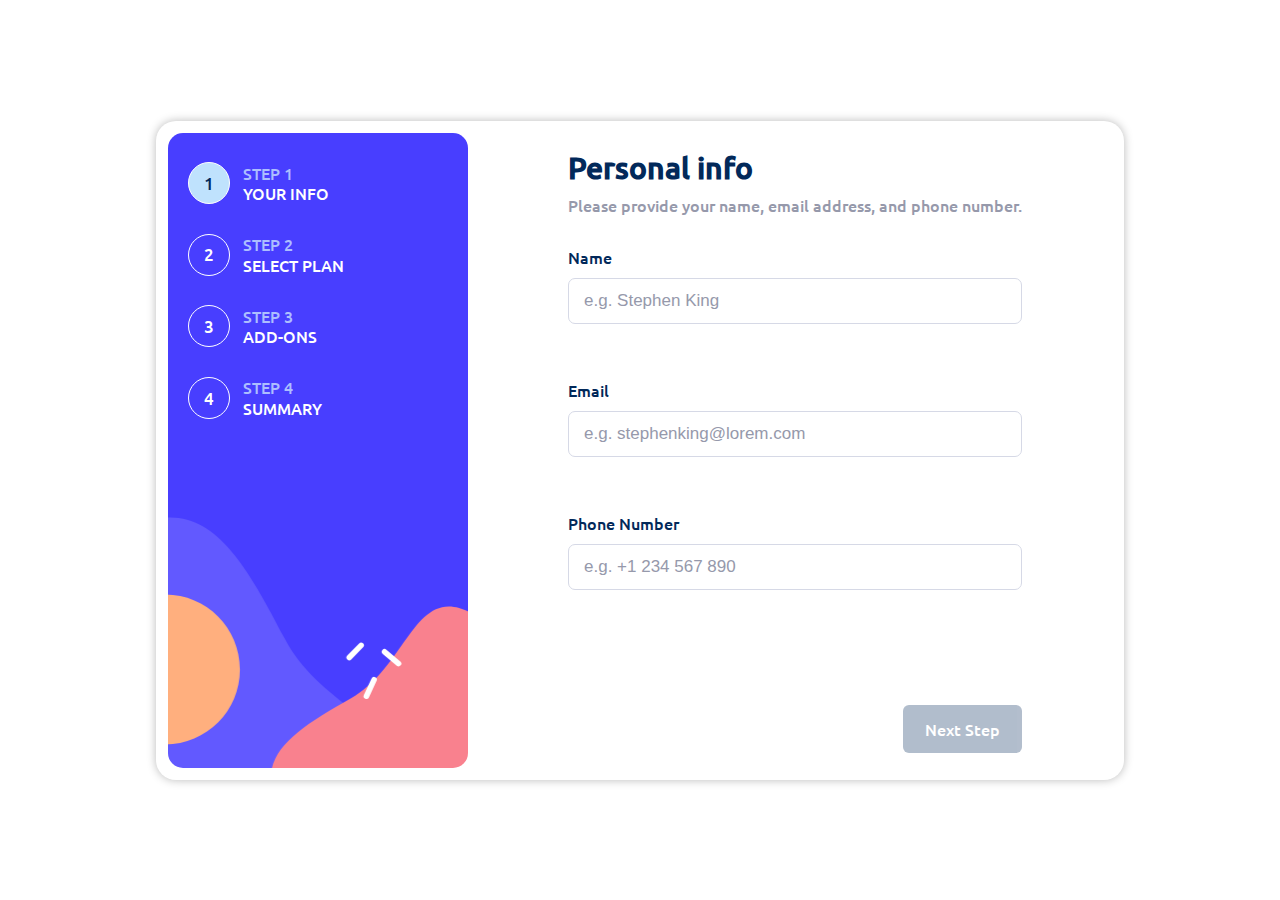
<file: index.html>
<!DOCTYPE html>
<html lang="en">
<head>
    <meta charset="UTF-8">
    <meta http-equiv="X-UA-Compatible" content="IE=edge">
    <meta name="viewport" content="width=device-width, initial-scale=1.0">
    <link rel="shortcut icon" href="images/favicon-32x32.png" type="image/x-icon">
    <title>Frontend Mentor | Multi-step form</title>
    <link rel="stylesheet" href="style/style.css">
    <script src="js/app.js" defer></script>
</head>
<body>
    <div class="container">
        <div class="steps-hidden">
            <ul class="hidden">
                <li class="active">1</li>
                <li>2</li>
                <li>3</li>
                <li>4</li>
            </ul>
        </div>
        <div class="main-box">
            <div class="steps-side">
                <div class="steps">
                    <ul>
                        <li class="one active">
                            <p class="st-num"><span>step 1</span><br>your info</p>
                        </li>
                        <li class="two">
                            <p class="st-num"><span>step 2</span><br>select plan</p>
                        </li>
                        <li class="three">
                            <p class="st-num"><span>step 3</span><br>add-ons</p>
                        </li>
                        <li class="four">
                            <p class="st-num"><span>step 4</span><br>summary</p>
                        </li>
                    </ul>
                </div>
            </div>
            <div class="form-side">
                <div class="side-heading">
                    <h1>Personal info</h1>
                    <p>Please provide your name, email address, and phone number.</p>
                </div>
                <form action="#" autocomplete="off">
                    <div class="inputs">
                        <div class="name-field fields">
                            <label for="name">name</label>
                            <input class="" id="name" type="text" placeholder="e.g. Stephen King">
                            <span class="error-message"></span>
                        </div>
                        <div class="email-field fields">
                            <label for="email" >email</label>
                            <input class="" id = 'email' type="text" placeholder="e.g. stephenking@lorem.com">
                            <span class="error-message"></span>
                        </div>
                        <div class="phone-field fields">
                            <label for="phone">phone number</label>
                            <input id="phone" type="text" placeholder="e.g. +1 234 567 890">
                            <span class="error-message"></span>
                        </div>
                    </div>
                    <div class="btn">
                        <button class="locked">next step</button>
                    </div>
                </form>
            </div>
        </div>
        <div class="btn2">
            <button class="locked">next step</button>
        </div>
    </div>
</body>
</html>
</file>
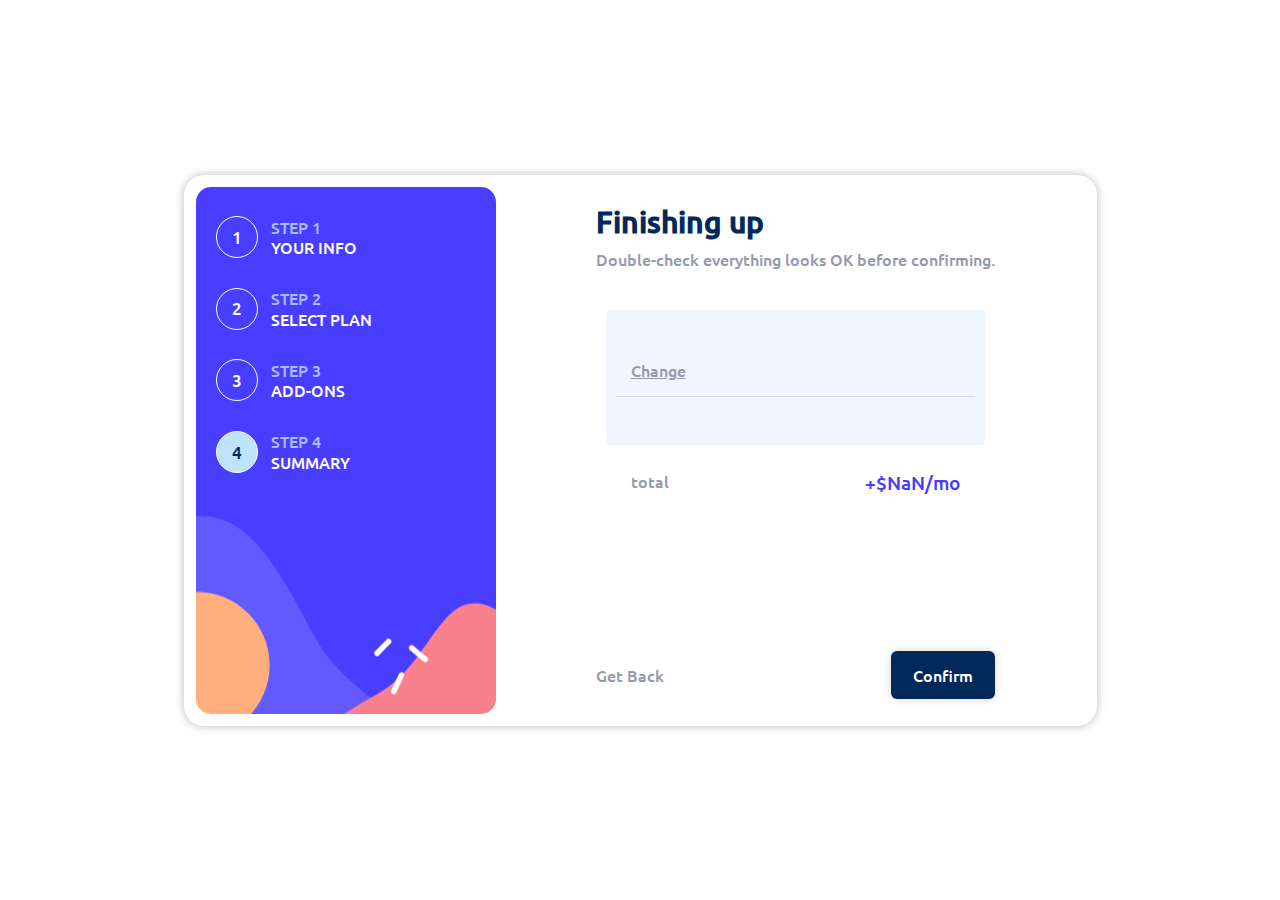
<file: pages/last.html>
<!DOCTYPE html>
<html lang="en">
<head>
    <meta charset="UTF-8">
    <meta http-equiv="X-UA-Compatible" content="IE=edge">
    <meta name="viewport" content="width=device-width, initial-scale=1.0">
    <link rel="shortcut icon" href="../images/favicon-32x32.png" type="image/x-icon">
    <title>Frontend Mentor | Multi-step form</title>
    <link rel="stylesheet" href="../style/style4.css">
    <script src="../js/app4.js" defer></script>
</head>
<body>
    <div class="container">
        <div class="steps-hidden">
            <ul class="hidden">
                <li>1</li>
                <li>2</li>
                <li>3</li>
                <li class="active">4</li>
            </ul>
        </div>
        <div class="main-box">
            <div class="steps-side">
                <div class="steps">
                    <ul>
                        <li class="one">
                            <p class="st-num"><span>step 1</span><br>your info</p>
                        </li>
                        <li class="two">
                            <p class="st-num"><span>step 2</span><br>select plan</p>
                        </li>
                        <li class="three">
                            <p class="st-num"><span>step 3</span><br>add-ons</p>
                        </li>
                        <li class="four active">
                            <p class="st-num"><span>step 4</span><br>summary</p>
                        </li>
                    </ul>
                </div>
            </div>
            <div class="checkout-side">
                <div class="side-heading">
                    <h1>Finishing up</h1>
                    <p> Double-check everything looks OK before confirming.</p>
                </div>
                <div class="hero">
                    <div class="checkout-box">
                        <div class="maths">
                            <div class="type-pack">
                                <p><span class="type">ddddd</span><br><a href="second.html">change</a></p>
                                <span class="checkout-price">ddd</span>
                            </div>
                            <div class="choosen-packs"></div>
                        </div>
                        <div class="result">
                            <p>total</p>
                            <span class="total-price">444</span>
                        </div>
                    </div>
                </div>
                <div class="btn">
                    <a href="third.html">Get Back</a>
                    <button>confirm</button>
                </div>
            </div>
        </div>
        <div class="btn2">
            <a href="third.html">Get Back</a>
            <button>confirm</button>
        </div>
    </div>
</body>
</html>
</file>
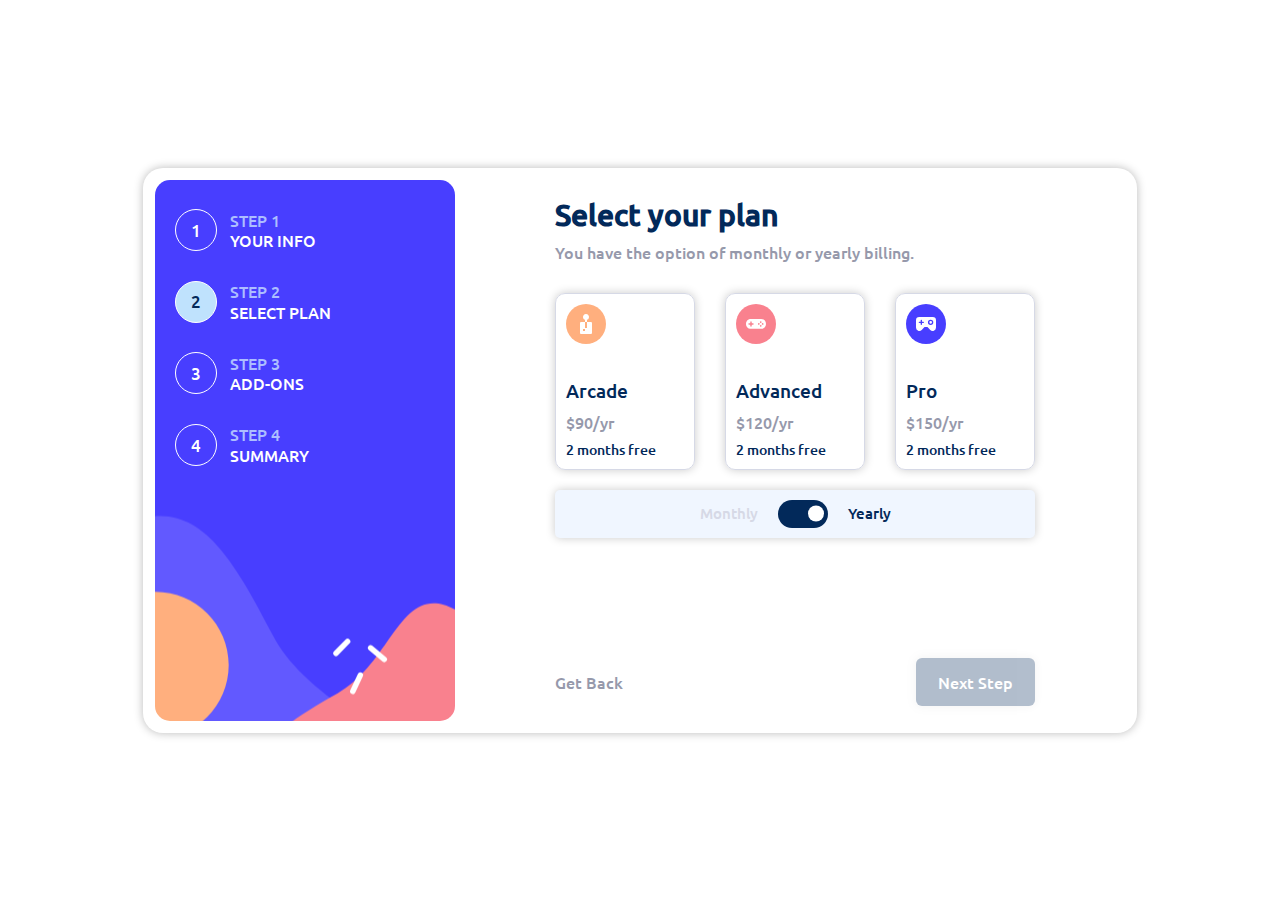
<file: pages/second.html>
<!DOCTYPE html>
<html lang="en">
<head>
    <meta charset="UTF-8">
    <meta http-equiv="X-UA-Compatible" content="IE=edge">
    <meta name="viewport" content="width=device-width, initial-scale=1.0">
    <link rel="shortcut icon" href="../images/favicon-32x32.png" type="image/x-icon">
    <title>Frontend Mentor | Multi-step form</title>
    <link rel="stylesheet" href="../style/style2.css">
    <script src="../js/app2.js" defer></script>
</head>
<body>
    <div class="container">
                <div class="steps-hidden">
            <ul class="hidden">
                <li >1</li>
                <li class="active">2</li>
                <li>3</li>
                <li>4</li>
            </ul>
        </div>
        <div class="main-box">
            <div class="steps-side">
                <div class="steps">
                    <ul>
                        <li class="one">
                            <p class="st-num"><span>step 1</span><br>your info</p>
                        </li>
                        <li class="two active">
                            <p class="st-num"><span>step 2</span><br>select plan</p>
                        </li>
                        <li class="three">
                            <p class="st-num"><span>step 3</span><br>add-ons</p>
                        </li>
                        <li class="four">
                            <p class="st-num"><span>step 4</span><br>summary</p>
                        </li>
                    </ul>
                </div>
            </div>
            <div class="selection-side">
                <div class="side-heading">
                    <h1>Select your plan</h1>
                    <p>You have the option of monthly or yearly billing.</p>
                </div>
                <div class="hero">
                    <div class="card-container">
                        <div class="cards card-one ">
                            <div class="img-container">
                                <img src="../images/icon-arcade.svg">
                            </div>
                            <div class="card-des">
                                <h3>arcade</h3>
                                <p class="price"> $90/yr </p>
                                <span class="yearlyPlan">2 months free</span>
                            </div>
                        </div>
                        <div class="cards card-two">
                            <div class="img-container">
                                <img src="../images/icon-advanced.svg">
                            </div>
                            <div class="card-des">
                                <h3>advanced</h3>
                                <p class="price"> $120/yr </p>
                                <span class="yearlyPlan">2 months free</span>
                            </div>
                        </div>
                        <div class="cards card-three">
                            <div class="img-container">
                                <img src="../images/icon-pro.svg">
                            </div>
                            <div class="card-des">
                                <h3>pro</h3>
                                <p class="price"> $150/yr </p>
                                <span class="yearlyPlan">2 months free</span>
                            </div>
                        </div>
                    </div>
                    <div class="toggler">
                        <p id="month">monthly</p>
                        <div class="switch">
                            <input type="checkbox" id="switcher">
                            <label for="switcher"></label>
                        </div>
                        <p id="year">yearly</p>
                    </div>
                </div>
                <div class="btn">
                    <a href="../index.html">Get Back</a>
                    <button class="locked">next step</button>
                </div>
            </div>
        </div>
        <div class="btn2">
            <a href="../index.html">Get Back</a>
            <button class="locked">next step</button>
        </div>
    </div>
</body>
</html>
</file>
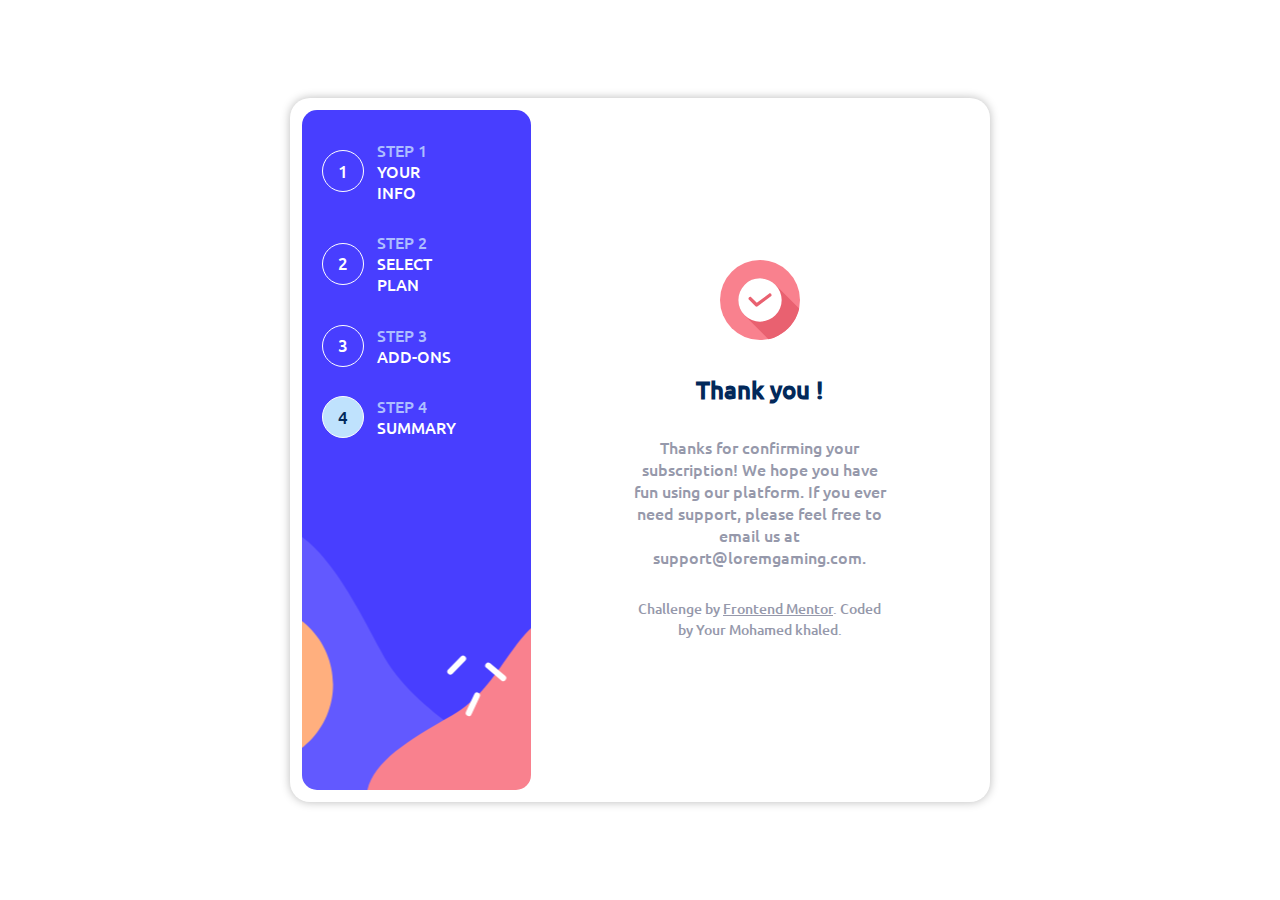
<file: pages/thanks.html>
<!DOCTYPE html>
<html lang="en">
<head>
    <meta charset="UTF-8">
    <meta http-equiv="X-UA-Compatible" content="IE=edge">
    <meta name="viewport" content="width=device-width, initial-scale=1.0">
    <link rel="shortcut icon" href="../images/favicon-32x32.png" type="image/x-icon">
    <title>Frontend Mentor | Multi-step form</title>
    <link rel="stylesheet" href="../style/style5.css">
    <script src="../js/app4.js" defer></script>
</head>
<body>
    <div class="container">
        <div class="steps-hidden">
            <ul class="hidden">
                <li>1</li>
                <li>2</li>
                <li>3</li>
                <li class="active">4</li>
            </ul>
        </div>
        <div class="main-box">
            <div class="steps-side">
                <div class="steps">
                    <ul>
                        <li class="one">
                            <p class="st-num"><span>step 1</span><br>your info</p>
                        </li>
                        <li class="two">
                            <p class="st-num"><span>step 2</span><br>select plan</p>
                        </li>
                        <li class="three">
                            <p class="st-num"><span>step 3</span><br>add-ons</p>
                        </li>
                        <li class="four active">
                            <p class="st-num"><span>step 4</span><br>summary</p>
                        </li>
                    </ul>
                </div>
            </div>
            <div class="thanks-side">
                <div class="img-div">
                    <img src="../images/icon-thank-you.svg">
                </div>
                <h2>Thank you !</h2>
                <p>Thanks for confirming your subscription! We hope you have fun using our platform. If you ever need support, please feel free to email us at support@loremgaming.com.</p>
                <p class="conc">Challenge by <a href="https://www.frontendmentor.io/home">Frontend Mentor</a>. Coded by Your Mohamed khaled. </p>
            </div>
        </div>
    </div>
</body>
</html>
</file>
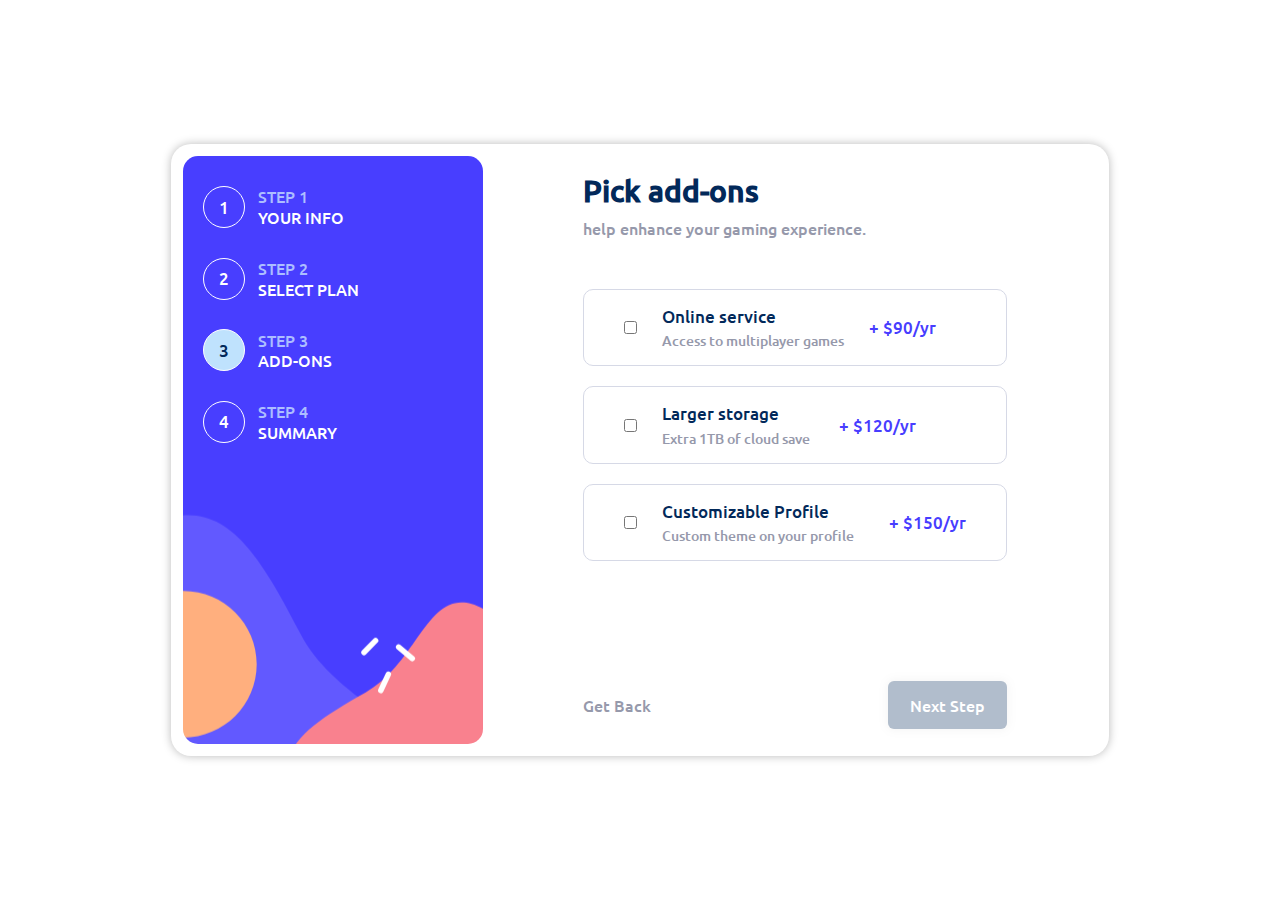
<file: pages/third.html>
<!DOCTYPE html>
<html lang="en">
<head>
    <meta charset="UTF-8">
    <meta http-equiv="X-UA-Compatible" content="IE=edge">
    <meta name="viewport" content="width=device-width, initial-scale=1.0">
    <link rel="shortcut icon" href="../images/favicon-32x32.png" type="image/x-icon">
    <title>Frontend Mentor | Multi-step form</title>
    <link rel="stylesheet" href="../style/style3.css">
    <script src="../js/app3.js" defer></script>
</head>
<body>
    <div class="container">
        <div class="steps-hidden">
            <ul class="hidden">
                <li>1</li>
                <li>2</li>
                <li class="active">3</li>
                <li>4</li>
            </ul>
        </div>
        <div class="main-box">
            <div class="steps-side">
                <div class="steps">
                    <ul>
                        <li class="one">
                            <p class="st-num"><span>step 1</span><br>your info</p>
                        </li>
                        <li class="two">
                            <p class="st-num"><span>step 2</span><br>select plan</p>
                        </li>
                        <li class="three active">
                            <p class="st-num"><span>step 3</span><br>add-ons</p>
                        </li>
                        <li class="four">
                            <p class="st-num"><span>step 4</span><br>summary</p>
                        </li>
                    </ul>
                </div>
            </div>
            <div class="selection-side">
                <div class="side-heading">
                    <h1>Pick add-ons</h1>
                    <p>help enhance your gaming experience.</p>
                </div>
                <div class="hero">
                    <div data-pr = "choosenPack1"  class="pack pack1">
                        <input type="checkbox" class="check" id="pack1">
                        <p><span data-name = "packName1" class="n">Online service</span><br><span class="v">Access to multiplayer games</span></p>
                        <span class="price">$2</span>
                    </div>
                    <div data-pr = "choosenPack2"  class="pack pack1">
                        <input type="checkbox" class="check" id="pack1">
                        <p><span data-name = "packName2" class="n">Larger storage</span><br><span class="v">Extra 1TB of cloud save</span></p>
                        <span class="price">$2</span>
                    </div>
                    <div data-pr = "choosenPack3"  class="pack pack1">
                        <input type="checkbox" class="check" id="pack1">
                        <p><span  data-name = "packName3" class="n">Customizable Profile</span><br><span class="v"> Custom theme on your profile </span></p>
                        <span class="price">$2</span>
                    </div>
                </div>
                <div class="btn">
                    <a href="second.html">Get Back</a>
                    <button class="locked">next step</button>
                </div>
            </div>
        </div>
        <div class="btn2">
            <a href="second.html">Get Back</a>
            <button class="locked">next step</button>
        </div>
    </div>
</body>
</html>
</file>
<file: style/style.css>
:root{
    
    /*=============Primary============= */
    --Marine-blue-- : rgb(2, 41, 90);
    --Purplish-blue-- : rgb(71, 61, 255);
    --Pastel-blue-- : rgb(173, 190, 255);
    --Light-blue-- : rgb(191, 226, 253);
    --Strawberry-red-- : rgb(237, 53, 72);

    /*=============Natural============= */
    --Cool-gray-- : rgb(150, 153, 171);
    --Light-gray-- : rgb(214, 217, 230);
    --Magnolia-- : rgb(240, 246, 255);
    --Alabaster-- : rgb(250, 251, 255);
    --White-- : rgb(255, 255, 255);
}

@font-face {
    font-family: 'Ubuntu';
    src: url('../fonts/Ubuntu-Bold.ttf') format('truetype');
}
@font-face {
    font-family: 'Ubuntu';
    src: url('../fonts/Ubuntu-Medium.ttf') format('truetype');
}
/* @font-face {
    font-family: 'Ubuntu';
    src: url('../fonts/Ubuntu-Regular.ttf') format('truetype');
} */

*{
    padding: 0;
    margin: 0;
    box-sizing: border-box;
}

body{
    font-family: 'Ubuntu';

}

.container{
    display: flex;
    justify-content: center;
    align-items: center;
    min-height: 100vh;
}

.main-box{
    display: flex;
    background-color: var(--White--);
    border-radius: 10px;
    box-shadow: 0px 0px 10px rgb(186, 186, 186);
    gap: 10px;
    border-radius: 20px;
    overflow: hidden;
    padding: 12px;
}

.form-side{
    flex: 1;
    background-color: var(--White--);
    display: flex;
    flex-direction: column;
    gap: 30px;
    padding: 15px 90px;
}


.form-side .side-heading h1{
    font-size: 30px;
    color: var(--Marine-blue--);
    margin-bottom: 7px;
}

.form-side .side-heading p{
    font-size: 1rem;
    font-weight: 300;
    color: var(--Cool-gray--);
}

.form-side .inputs{
    display: flex;
    flex-direction: column;
    gap: 30px;
}

.form-side .inputs .fields{
    display: flex;
    flex-direction: column;
    gap: 10px;
}

.form-side .inputs .fields label{
    color: var(--Marine-blue--);
    font-size: 1rem;
    font-weight: 500;
    text-transform: capitalize;
}

.form-side .inputs .fields input{
    padding: 13px 15px;
    border-radius: 7px;
    border: 1px solid var(--Light-gray--);
    font-size: 16px;
}

.form-side .inputs .fields input.wrong{
    border: 1px solid var(--Strawberry-red--);
}

.form-side .inputs .fields input.pass{
    border: 1.3px solid #54B435;
}

.form-side .inputs .fields input:focus{
    outline: none;
}

.form-side .inputs .fields input::placeholder{
    color: var(--Cool-gray--);
    font-weight: 500;
    font-size: 17px;
}

.form-side .btn{
    margin-top: 90px;
    display: flex;
    justify-content: flex-end;
}

.form-side button{
    font-family: inherit;
    background-color: var(--Marine-blue--);
    padding: 13px 22px;
    color: var(--White--);
    text-transform: capitalize;
    border: none;
    border-radius: 6px;
    font-size: 1rem;
    font-weight: 500;
    cursor: pointer;
    transition: all 0.5s ease-in-out;
}

.form-side button.unlocked:hover{
    background-color: rgba(2, 42, 90, 0.853);
}

.form-side button.unlocked:active{
    transform: scale(0.93);
}
.form-side button.locked{
    pointer-events: none;
    opacity: 0.3;
}

.form-side .inputs .fields{
    padding-bottom: 25px;
    position: relative;
}

.form-side .inputs .fields .error-message{
    position: absolute;
    left: 0;
    bottom : 0;
    color: var(--Cool-gray--);
    font-style: italic;
}


.steps-side{
    width: 300px;
    background-image: url('../images/bg-sidebar-desktop.svg');
    background-position: center;
    background-size: cover;
    background-repeat: no-repeat;
    border-radius: 15px;
    display: flex;
    align-items: flex-start;
    justify-content: flex-start;
}

.steps-side .steps{
    padding: 10px 55px;
}

.steps-side .steps ul{
    display: flex;
    flex-direction: column;
    gap: 30px;
    list-style: none;
    padding: 20px;
}

.steps-side .steps ul li{
    position: relative;
}

.steps-side .steps ul li::before{
    content: '1';
    height: 40px;
    width: 40px;
    border-radius: 50%;
    position: absolute;
    border: 0.5px solid var(--White--);
    left: -55px;
    top: 50%;
    transform: translateY(-50%);
    color: var(--White--);
    display: flex;
    justify-content: center;
    align-items: center;
    font-size: 17px;
    font-weight: 500;
}

.steps-side .steps ul li.two::before{
    content: '2';
}
.steps-side .steps ul li.three::before{
    content: '3';
}
.steps-side .steps ul li.four::before{
    content: '4';
}

.steps-side .steps ul li.active::before{
    background-color: var(--Light-blue--);
    color: var(--Marine-blue--);
}


.steps-side .steps ul p{
    color: var(--White--);
    text-transform: uppercase;
    font-size: 16px;
    font-weight: 400;
    line-height: 1.3;
    user-select: none;
}

.steps-side .steps ul p span{
    color: var(--Pastel-blue--);
    text-transform: uppercase;
}

.steps-hidden{
    position: absolute;
    background-image: url('../images/bg-sidebar-mobile.svg');
    background-repeat: no-repeat;
    background-size: cover;
    background-position: center;
    top: 0;
    left: 0;
    width: 100%;
    padding: 4rem;
    display: none;
}

.hidden{
    list-style: none;
    display: flex;
    justify-content: center;
    gap: 80px;

}

.hidden li{
    color: var(--White--);
    font-size: 30px;
    position: relative;
}

.hidden li::before{
    content: '';
    height: 50px;
    width: 50px;
    border-radius: 50%;
    border: 0.5px solid var(--White--);
    position: absolute;
    top: 50%;
    left: 50%;
    transform: translate(-50%, -50%);
    z-index: -1;
}

.hidden li.active{
    color: var(--Marine-blue--);
}

.hidden li.active::before{
    background-color: var(--Light-blue--);
}

.btn2{
    margin-top: 90px;
    display: flex;
    justify-content: space-between;
    background-color: var(--White--);
    width: 100%;
    padding: 20px;
    display: none;
}
@media (max-width : 900px){

    body{
        background-color: #eee;
    }
    .steps-hidden{
        display: block;
        z-index: -1;
        min-height: 30vh;
    }

    .main-box{
        display: flex;
        background-color: transparent;
        border-radius: 10px;
        box-shadow: none;
        gap: 10px;
        border-radius: 20px;
        overflow: visible;
        padding: 12px;
    }

    .form-side{
        display: flex;
        flex-direction: column;
        gap: 10px;
        padding: 35px 30px;
        border-radius: 15px;
    }

    .form-side .side-heading p{
        font-size: 1.3rem;
        font-weight: 300;
        color: var(--Cool-gray--);
    } 

    .form-side .inputs{
        display: flex;
        flex-direction: column;
        gap: 10px;
    }

    .form-side .btn{
        margin-top: 90px;
        display: flex;
        justify-content: flex-end;
        display: none;
    }


    .container{
        display: flex;
        justify-content: space-between;
        flex-direction: column;
        min-height: 100vh;
    }

    .btn2{
        margin-top: 90px;
        display: flex;
        justify-content: space-between;
        background-color: var(--White--);
        width: 100%;
        padding: 20px;

    }

    button{
        font-family: inherit;
        background-color: var(--Marine-blue--);
        padding: 13px 22px;
        color: var(--White--);
        text-transform: capitalize;
        border: none;
        border-radius: 6px;
        font-size: 1rem;
        font-weight: 500;
        cursor: pointer;
        transition: all 0.5s ease-in-out;
    }
    
    button.unlocked:hover{
        background-color: rgba(2, 42, 90, 0.853);
    }
    
    button.unlocked:active{
        transform: scale(0.93);
    }
    button.locked{
        pointer-events: none;
        opacity: 0.3;
    }

    .steps-side{
        display: none;
    }


    
.hidden{
    list-style: none;
    display: flex;
    justify-content: center;
    gap: 90px;

}

.hidden li{
    color: var(--White--);
    font-size: 33px;
    position: relative;
}

.hidden li::before{
    content: '';
    height: 70px;
    width: 70px;
    border-radius: 50%;
    border: 0.5px solid var(--White--);
    position: absolute;
    top: 50%;
    left: 50%;
    transform: translate(-50%, -50%);
    z-index: -1;
}
}
@media (max-width : 650px){

    body{
        background-color: #eee;
    }
    .steps-hidden{
        display: block;
        z-index: -1;
        min-height: 30vh;
    }

    .main-box{
        display: flex;
        background-color: transparent;
        border-radius: 10px;
        box-shadow: none;
        gap: 10px;
        border-radius: 20px;
        overflow: visible;
        padding: 12px;
    }

    .form-side{
        display: flex;
        flex-direction: column;
        gap: 10px;
        padding: 35px 30px;
        border-radius: 15px;
    }

    .form-side .side-heading p{
        font-size: 1.3rem;
        font-weight: 300;
        color: var(--Cool-gray--);
    } 

    .form-side .inputs{
        display: flex;
        flex-direction: column;
        gap: 10px;
    }

    .form-side .btn{
        margin-top: 90px;
        display: flex;
        justify-content: flex-end;
        display: none;
    }

    button{
        font-family: inherit;
        background-color: var(--Marine-blue--);
        padding: 13px 22px;
        color: var(--White--);
        text-transform: capitalize;
        border: none;
        border-radius: 6px;
        font-size: 1rem;
        font-weight: 500;
        cursor: pointer;
        transition: all 0.5s ease-in-out;
    }
    
    button.unlocked:hover{
        background-color: rgba(2, 42, 90, 0.853);
    }
    
    button.unlocked:active{
        transform: scale(0.93);
    }
    button.locked{
        pointer-events: none;
        opacity: 0.3;
    }

    .steps-side{
        display: none;
    }


    
.hidden{
    list-style: none;
    display: flex;
    justify-content: center;
    gap: 90px;

}

.hidden li{
    color: var(--White--);
    font-size: 33px;
    position: relative;
}

.hidden li::before{
    content: '';
    height: 70px;
    width: 70px;
    border-radius: 50%;
    border: 0.5px solid var(--White--);
    position: absolute;
    top: 50%;
    left: 50%;
    transform: translate(-50%, -50%);
    z-index: -1;
}
}
@media (max-width : 450px){

    body{
        background-color: #eee;
    }
    .steps-hidden{
        display: block;
        z-index: -1;
        min-height: 30vh;
    }

    .main-box{
        display: flex;
        background-color: transparent;
        border-radius: 10px;
        box-shadow: none;
        gap: 10px;
        border-radius: 20px;
        overflow: visible;
        padding: 12px;
    }

    .form-side{
        margin-top: 35%;
        display: flex;
        flex-direction: column;
        gap: 10px;
        padding: 35px 30px;
        border-radius: 15px;
    }

    .form-side .side-heading p{
        font-size: 1.3rem;
        font-weight: 300;
        color: var(--Cool-gray--);
    } 

    .form-side .inputs{
        display: flex;
        flex-direction: column;
        gap: 10px;
    }

    .form-side .btn{
        margin-top: 90px;
        display: flex;
        justify-content: flex-end;
        display: none;
    }

    .container{
        display: flex;
        justify-content: space-between;
        flex-direction: column;
        min-height: 100vh;
    }

    .btn2{
        margin-top: 90px;
        display: flex;
        justify-content: flex-end;
        background-color: var(--White--);
        width: 100%;
        padding: 20px;
    }

    button{
        font-family: inherit;
        background-color: var(--Marine-blue--);
        padding: 13px 22px;
        color: var(--White--);
        text-transform: capitalize;
        border: none;
        border-radius: 6px;
        font-size: 1rem;
        font-weight: 500;
        cursor: pointer;
        transition: all 0.5s ease-in-out;
    }
    
    button.unlocked:hover{
        background-color: rgba(2, 42, 90, 0.853);
    }
    
    button.unlocked:active{
        transform: scale(0.93);
    }
    button.locked{
        pointer-events: none;
        opacity: 0.3;
    }

    .steps-side{
        display: none;
    }
}
</file>
<file: style/style4.css>
:root{
    
    /*=============Primary============= */
    --Marine-blue-- : rgb(2, 41, 90);
    --Purplish-blue-- : rgb(71, 61, 255);
    --Pastel-blue-- : rgb(173, 190, 255);
    --Light-blue-- : rgb(191, 226, 253);
    --Strawberry-red-- : rgb(237, 53, 72);

    /*=============Natural============= */
    --Cool-gray-- : rgb(150, 153, 171);
    --Light-gray-- : rgb(214, 217, 230);
    --Magnolia-- : rgb(240, 246, 255);
    --Alabaster-- : rgb(250, 251, 255);
    --White-- : rgb(255, 255, 255);
}

@font-face {
    font-family: 'Ubuntu';
    src: url('../fonts/Ubuntu-Bold.ttf') format('truetype');
}
@font-face {
    font-family: 'Ubuntu';
    src: url('../fonts/Ubuntu-Medium.ttf') format('truetype');
}
/* @font-face {
    font-family: 'Ubuntu';
    src: url('../fonts/Ubuntu-Regular.ttf') format('truetype');
} */


*{
    padding: 0;
    margin: 0;
    box-sizing: border-box;
}

body{
    font-family: 'Ubuntu', sans-serif;
}

.container{
    display: flex;
    justify-content: center;
    align-items: center;
    min-height: 100vh;
}

.main-box{
    display: flex;
    background-color: var(--White--);
    border-radius: 10px;
    box-shadow: 0px 0px 10px rgb(186, 186, 186);
    gap: 10px;
    border-radius: 20px;
    overflow: hidden;
    padding: 12px;
    transition: all 0.4s ease-in-out;
}

.checkout-side{
    flex: 1;
    background-color: var(--White--);
    display: flex;
    flex-direction: column;
    gap: 30px;
    padding: 15px 90px;
}


.checkout-side .side-heading h1{
    font-size: 30px;
    color: var(--Marine-blue--);
    margin-bottom: 7px;
}

.checkout-side .side-heading p{
    font-size: 1rem;
    font-weight: 100;
    color: var(--Cool-gray--);
}

.checkout-side .hero{
    display: flex;
    flex-direction: column;
    gap: 20px;
}

.checkout-side .checkout-box{
    background-color: var(--White--);
    padding: 10px;
}

.checkout-side .checkout-box .maths{
    background-color: var(--Magnolia--);
    padding: 10px;
    border-radius: 4px;
    display: flex;
    flex-direction: column;
    gap: 8px;
}

.checkout-side .checkout-box .maths .type-pack{
    border-bottom: 1px solid var(--Light-gray--);
    display: flex;
    justify-content: space-between;
    align-items: center;
    padding: 15px;
}

.checkout-side .checkout-box .maths .type-pack .type{
    color: var(--Marine-blue--);
    font-size: 18px;
}

.checkout-side .checkout-box .maths .type-pack .checkout-price{
    color: var(--Marine-blue--);
    font-size: 18px;
    font-weight: 600;
}

.checkout-side .checkout-box .maths .type-pack a{
    color: var(--Cool-gray--);
    text-transform: capitalize;
    margin-top: 2px;
}

.checkout-side .checkout-box .maths .choosen-packs{
    display: flex;
    flex-direction: column;
    padding: 10px;
    gap: 15px;
    padding: 15px;
}
.checkout-side .checkout-box .maths .choosen-packs .one{
    display: flex;
    justify-content: space-between;
    align-items: center;
}

.checkout-side .checkout-box .maths .choosen-packs .one p{
    color: var(--Cool-gray--);
}

.checkout-side .checkout-box .maths .choosen-packs .one span{
    color: var(--Marine-blue--);
}

.checkout-side .checkout-box .result{
    display: flex;
    justify-content: space-between;
    padding: 25px;
}

.checkout-side .checkout-box .result span{
    color: var(--Purplish-blue--);
    font-size: 19px;
}
.checkout-side .checkout-box .result p{
    color: var(--Cool-gray--);
}



.checkout-side .btn{
    margin-top: 90px;
    display: flex;
    justify-content: space-between;
    align-items: center;
}

.checkout-side .btn button{
    font-family: inherit;
    background-color: var(--Marine-blue--);
    padding: 13px 22px;
    color: var(--White--);
    text-transform: capitalize;
    border: none;
    border-radius: 6px;
    font-size: 1rem;
    font-weight: 500;
    cursor: pointer;
    transition: all 0.5s ease-in-out;
    box-shadow: 0px 0px 10px rgb(214, 214, 214);
}

.checkout-side button:hover{
    background-color: rgba(2, 42, 90, 0.853);
}


.checkout-side button:active{
    transform: scale(0.93);
}


.checkout-side .btn a{
    text-decoration: none;
    color: var(--Cool-gray--);
}



.steps-side{
    width: 300px;
    background-image: url('../images/bg-sidebar-desktop.svg');
    background-position: center;
    background-size: cover;
    background-repeat: no-repeat;
    border-radius: 15px;
    display: flex;
    align-items: flex-start;
    justify-content: flex-start;
}

.steps-side .steps{
    padding: 10px 55px;
}

.steps-side .steps ul{
    display: flex;
    flex-direction: column;
    gap: 30px;
    list-style: none;
    padding: 20px;
}

.steps-side .steps ul li{
    position: relative;
}

.steps-side .steps ul li::before{
    content: '1';
    height: 40px;
    width: 40px;
    border-radius: 50%;
    position: absolute;
    border: 0.5px solid var(--White--);
    left: -55px;
    top: 50%;
    transform: translateY(-50%);
    color: var(--White--);
    display: flex;
    justify-content: center;
    align-items: center;
    font-size: 17px;
    font-weight: 500;
}

.steps-side .steps ul li.two::before{
    content: '2';
}
.steps-side .steps ul li.three::before{
    content: '3';
}
.steps-side .steps ul li.four::before{
    content: '4';
}

.steps-side .steps ul li.active::before{
    background-color: var(--Light-blue--);
    color: var(--Marine-blue--);
}


.steps-side .steps ul p{
    color: var(--White--);
    text-transform: uppercase;
    font-size: 16px;
    font-weight: 400;
    line-height: 1.3;
    user-select: none;
}

.steps-side .steps ul p span{
    color: var(--Pastel-blue--);
    text-transform: uppercase;
}

.steps-hidden{
    position: absolute;
    background-image: url('../images/bg-sidebar-mobile.svg');
    background-repeat: no-repeat;
    background-size: cover;
    background-position: center;
    top: 0;
    left: 0;
    width: 100%;
    padding: 4rem;
    display: none;
}

.hidden{
    list-style: none;
    display: flex;
    justify-content: center;
    gap: 80px;

}

.hidden li{
    color: var(--White--);
    font-size: 30px;
    position: relative;
}

.hidden li::before{
    content: '';
    height: 50px;
    width: 50px;
    border-radius: 50%;
    border: 0.5px solid var(--White--);
    position: absolute;
    top: 50%;
    left: 50%;
    transform: translate(-50%, -50%);
    z-index: -1;
}

.hidden li.active{
    color: var(--Marine-blue--);
}

.hidden li.active::before{
    background-color: var(--Light-blue--);
}

.btn2 {
    margin-top: 90px;
    display: flex;
    justify-content: space-between;
    background-color: var(--White--);
    width: 100%;
    padding: 20px;
    display: none;
}


.btn2 a{
    text-decoration: none;
    color: var(--Cool-gray--);
}

@media (max-width : 900px){
    
    
    body{
        background-color: #eee;
    }
    .steps-hidden{
        display: block;
        z-index: -1;
        min-height: 30vh;
    }

    .main-box{
        display: flex;
        background-color: transparent;
        border-radius: 10px;
        box-shadow: none;
        gap: 10px;
        border-radius: 20px;
        overflow: visible;
        padding: 12px;
    }
    
    .checkout-side{
        margin-top: 30%;
        display: flex;
        flex-direction: column;
        gap: 60px;
        padding: 55px 30px;
        border-radius: 15px;
    }

    .checkout-side .side-heading p{
        font-size: 1.3rem;
        font-weight: 300;
        color: var(--Cool-gray--);
    } 
    
    .checkout-side .hero{
        display: flex;
        flex-direction: column;
        gap: 70px;
    }
    
    .checkout-side .btn{
        margin-top: 90px;
        display: flex;
        justify-content: flex-end;
        display: none;
    }

    .container{
        display: flex;
        justify-content: space-between;
        flex-direction: column;
        min-height: 100vh;
    }
    
    .btn2{
        margin-top: 90px;
        display: flex;
        justify-content: space-between;
        align-items: center;
        background-color: var(--White--);
        width: 100%;
        padding: 20px 50px;
    }
    
    button{
        font-family: inherit;
        background-color: var(--Marine-blue--);
        padding: 13px 22px;
        color: var(--White--);
        text-transform: capitalize;
        border: none;
        border-radius: 6px;
        font-size: 1rem;
        font-weight: 500;
        cursor: pointer;
        transition: all 0.5s ease-in-out;
    }
    
    button.unlocked:hover{
        background-color: rgba(2, 42, 90, 0.853);
    }
    
    button.unlocked:active{
        transform: scale(0.93);
    }
    button.locked{
        pointer-events: none;
        opacity: 0.3;
    }
    
    .steps-side{
        display: none;
    }
    

    
    .hidden{
    list-style: none;
    display: flex;
    justify-content: center;
    gap: 90px;
    
}

.hidden li{
    color: var(--White--);
    font-size: 33px;
    position: relative;
}

.hidden li::before{
    content: '';
    height: 70px;
    width: 70px;
    border-radius: 50%;
    border: 0.5px solid var(--White--);
    position: absolute;
    top: 50%;
    left: 50%;
    transform: translate(-50%, -50%);
    z-index: -1;
}

.checkout-side .btn{
    margin-top: 90px;
    display: none;
    justify-content: space-between;
    align-items: center;
}
}
@media (max-width : 650px){

    body{
        background-color: #eee;
    }
    .steps-hidden{
        display: block;
        z-index: -1;
        min-height: 30vh;
    }

    .main-box{
        display: flex;
        background-color: transparent;
        border-radius: 10px;
        box-shadow: none;
        gap: 10px;
        border-radius: 20px;
        overflow: visible;
        padding: 12px;
    }

    .checkout-side{
        display: flex;
        flex-direction: column;
        gap: 10px;
        padding: 35px 30px;
        border-radius: 15px;
    }
    
    .checkout-side .side-heading p{
        font-size: 1.3rem;
        font-weight: 300;
        color: var(--Cool-gray--);
        margin-bottom: 20px;
    } 
    

    .checkout-side .btn{
        margin-top: 90px;
        display: flex;
        justify-content: flex-end;
        display: none;
    }

    button{
        font-family: inherit;
        background-color: var(--Marine-blue--);
        padding: 13px 22px;
        color: var(--White--);
        text-transform: capitalize;
        border: none;
        border-radius: 6px;
        font-size: 1rem;
        font-weight: 500;
        cursor: pointer;
        transition: all 0.5s ease-in-out;
    }
    
    button.unlocked:hover{
        background-color: rgba(2, 42, 90, 0.853);
    }
    
    button.unlocked:active{
        transform: scale(0.93);
    }
    button.locked{
        pointer-events: none;
        opacity: 0.3;
    }

    .steps-side{
        display: none;
    }


    
.hidden{
    list-style: none;
    display: flex;
    justify-content: center;
    gap: 90px;

}

.hidden li{
    color: var(--White--);
    font-size: 33px;
    position: relative;
}

.hidden li::before{
    content: '';
    height: 70px;
    width: 70px;
    border-radius: 50%;
    border: 0.5px solid var(--White--);
    position: absolute;
    top: 50%;
    left: 50%;
    transform: translate(-50%, -50%);
    z-index: -1;
}
}
@media (max-width : 450px){

    body{
        background-color: #eee;
    }
    .steps-hidden{
        display: block;
        z-index: -1;
        min-height: 30vh;
    }

    .main-box{
        display: flex;
        background-color: transparent;
        border-radius: 10px;
        box-shadow: none;
        gap: 10px;
        border-radius: 20px;
        overflow: visible;
        padding: 12px;
    }

    .checkout-side{
        margin-top: 40%;
        display: flex;
        flex-direction: column;
        gap: 10px;
        padding: 35px 30px;
        border-radius: 15px;
    }

    .checkout-side .side-heading p{
        font-size: 1.3rem;
        font-weight: 300;
        color: var(--Cool-gray--);
    } 

    .checkout-side .btn{
        margin-top: 90px;
        display: flex;
        justify-content: flex-end;
        display: none;
    }

    .container{
        display: flex;
        justify-content: space-between;
        flex-direction: column;
        min-height: 100vh;
    }

    .btn2{
        margin-top: 90px;
        display: flex;
        justify-content: space-between;
        background-color: var(--White--);
        width: 100%;
        padding: 20px;
    }

    button{
        font-family: inherit;
        background-color: var(--Marine-blue--);
        padding: 13px 22px;
        color: var(--White--);
        text-transform: capitalize;
        border: none;
        border-radius: 6px;
        font-size: 1rem;
        font-weight: 500;
        cursor: pointer;
        transition: all 0.5s ease-in-out;
    }
    
    button.unlocked:hover{
        background-color: rgba(2, 42, 90, 0.853);
    }
    
    button.unlocked:active{
        transform: scale(0.93);
    }
    button.locked{
        pointer-events: none;
        opacity: 0.3;
    }

    .steps-side{
        display: none;
    }


    .hidden{
        list-style: none;
        display: flex;
        justify-content: center;
        gap: 90px;
    
    }
    
    .hidden li{
        color: var(--White--);
        font-size: 30px;
        position: relative;
    }
    
    .hidden li::before{
        content: '';
        height: 50px;
        width: 50px;
        border-radius: 50%;
        border: 0.5px solid var(--White--);
        position: absolute;
        top: 50%;
        left: 50%;
        transform: translate(-50%, -50%);
        z-index: -1;
    }
}
</file>
<file: style/style2.css>
:root{
    
    /*=============Primary============= */
    --Marine-blue-- : rgb(2, 41, 90);
    --Purplish-blue-- : rgb(71, 61, 255);
    --Pastel-blue-- : rgb(173, 190, 255);
    --Light-blue-- : rgb(191, 226, 253);
    --Strawberry-red-- : rgb(237, 53, 72);

    /*=============Natural============= */
    --Cool-gray-- : rgb(150, 153, 171);
    --Light-gray-- : rgb(214, 217, 230);
    --Magnolia-- : rgb(240, 246, 255);
    --Alabaster-- : rgb(250, 251, 255);
    --White-- : rgb(255, 255, 255);
}

@font-face {
    font-family: 'Ubuntu';
    src: url('../fonts/Ubuntu-Bold.ttf') format('truetype');
}
@font-face {
    font-family: 'Ubuntu';
    src: url('../fonts/Ubuntu-Medium.ttf') format('truetype');
}
/* @font-face {
    font-family: 'Ubuntu';
    src: url('../fonts/Ubuntu-Regular.ttf') format('truetype');
} */


*{
    padding: 0;
    margin: 0;
    box-sizing: border-box;
}

body{
    font-family: 'Ubuntu', sans-serif;
}

.container{
    display: flex;
    justify-content: center;
    align-items: center;
    min-height: 100vh;
}

.main-box{
    display: flex;
    background-color: var(--White--);
    border-radius: 10px;
    box-shadow: 0px 0px 10px rgb(186, 186, 186);
    gap: 10px;
    border-radius: 20px;
    overflow: hidden;
    padding: 12px;
    transition: all 0.4s ease-in-out;
}

.selection-side{
    flex: 1;
    background-color: var(--White--);
    display: flex;
    flex-direction: column;
    gap: 30px;
    padding: 15px 90px;
}


.selection-side .side-heading h1{
    font-size: 30px;
    color: var(--Marine-blue--);
    margin-bottom: 7px;
}

.selection-side .side-heading p{
    font-size: 1rem;
    font-weight: 100;
    color: var(--Cool-gray--);
}

.selection-side .hero{
    display: flex;
    flex-direction: column;
    gap: 20px;
}

.selection-side .hero .card-container{
    display: flex;
    justify-content: space-between;
    gap: 30px;
}

.selection-side .hero .card-container .cards{
    display: flex;
    flex-direction: column;
    gap: 30px;
    border: 1px solid var(--Light-gray--);
    border-radius: 10px;
    padding: 10px;
    min-width: 140px;
    cursor: pointer;
    box-shadow: 0px 0px 10px rgb(202, 202, 202);
}

.selection-side .hero .card-container .cards.choose{
    background-color: var(--Light-blue--);
    border: 1px solid var(--Purplish-blue--);
}

.selection-side .hero .card-container .cards .card-des{
    display: flex;
    flex-direction: column;
    gap: 7px;
}

.selection-side .hero .card-container .cards .card-des h3{
    color: var(--Marine-blue--);
    text-transform: capitalize;
    font-weight: normal;
}

.selection-side .hero .card-container .cards .card-des .price{
    color: var(--Cool-gray--);
}

.selection-side .hero .card-container .cards .card-des .yearlyPlan{
    color: var(--Marine-blue--);
    font-size: 14px;
    height: 100%;
}

.selection-side .hero .card-container .cards .card-des span.disable{
    display: none;
}


.selection-side .hero .toggler{
    display: flex;
    justify-content: center;
    gap: 20px;
    background-color: var(--Magnolia--);
    padding: 13px;
    border-radius: 5px;
    box-shadow: 0px 0px 10px rgb(202, 202, 202);
}
.selection-side .hero .toggler p{
    text-transform: capitalize;
    color: var(--Light-gray--);
    font-size: 15px;
    font-weight: 500;
}

.selection-side .hero .toggler p.choosen{
    text-transform: capitalize;
    color: var(--Marine-blue--);
}

.selection-side .hero .toggler .switch label{
    background-color: var(--Marine-blue--);
    padding: 3px 25px;
    border-radius: 15px;
    position: relative;
    cursor: pointer;
}

.selection-side .hero .toggler .switch label::before{
    content: '';
    position: absolute;
    width: 16px;
    height: 16px;
    border-radius: 200px;
    background-color: #fff;
    top: 50%;
    transform: translateY(-53.13%);
    left: 30px;
    transition: all 0.4s;
}

.selection-side .hero .toggler .switch #switcher:checked + label::before{
    top: 50%;
    transform: translateY(-53.13%);
    left: 3px;
}


.selection-side .hero .toggler .switch #switcher{
    display: none;
}


.selection-side .btn{
    margin-top: 90px;
    display: flex;
    justify-content: space-between;
    align-items: center;
}

.selection-side .btn button{
    font-family: inherit;
    background-color: var(--Marine-blue--);
    padding: 13px 22px;
    color: var(--White--);
    text-transform: capitalize;
    border: none;
    border-radius: 6px;
    font-size: 1rem;
    font-weight: 500;
    cursor: pointer;
    transition: all 0.5s ease-in-out;
    box-shadow: 0px 0px 10px rgb(214, 214, 214);
}

.selection-side button.unlocked:hover{
    background-color: rgba(2, 42, 90, 0.853);
}

.selection-side button.unlocked:active{
    transform: scale(0.93);
}
.selection-side button.locked{
    pointer-events: none;
    opacity: 0.3;
}

.selection-side button:active{
    transform: scale(0.93);
}


.selection-side .btn a{
    text-decoration: none;
    color: var(--Cool-gray--);
}



.steps-side{
    width: 300px;
    background-image: url('../images/bg-sidebar-desktop.svg');
    background-position: center;
    background-size: cover;
    background-repeat: no-repeat;
    border-radius: 15px;
    display: flex;
    align-items: flex-start;
    justify-content: flex-start;
}

.steps-side .steps{
    padding: 10px 55px;
}

.steps-side .steps ul{
    display: flex;
    flex-direction: column;
    gap: 30px;
    list-style: none;
    padding: 20px;
}

.steps-side .steps ul li{
    position: relative;
}

.steps-side .steps ul li::before{
    content: '1';
    height: 40px;
    width: 40px;
    border-radius: 50%;
    position: absolute;
    border: 0.5px solid var(--White--);
    left: -55px;
    top: 50%;
    transform: translateY(-50%);
    color: var(--White--);
    display: flex;
    justify-content: center;
    align-items: center;
    font-size: 17px;
    font-weight: 500;
}

.steps-side .steps ul li.two::before{
    content: '2';
}
.steps-side .steps ul li.three::before{
    content: '3';
}
.steps-side .steps ul li.four::before{
    content: '4';
}

.steps-side .steps ul li.active::before{
    background-color: var(--Light-blue--);
    color: var(--Marine-blue--);
}


.steps-side .steps ul p{
    color: var(--White--);
    text-transform: uppercase;
    font-size: 16px;
    font-weight: 400;
    line-height: 1.3;
    user-select: none;
}

.steps-side .steps ul p span{
    color: var(--Pastel-blue--);
    text-transform: uppercase;
}

.steps-hidden{
    position: absolute;
    background-image: url('../images/bg-sidebar-mobile.svg');
    background-repeat: no-repeat;
    background-size: cover;
    background-position: center;
    top: 0;
    left: 0;
    width: 100%;
    padding: 4rem;
    display: none;
}

.hidden{
    list-style: none;
    display: flex;
    justify-content: center;
    gap: 80px;

}

.hidden li{
    color: var(--White--);
    font-size: 30px;
    position: relative;
}

.hidden li::before{
    content: '';
    height: 50px;
    width: 50px;
    border-radius: 50%;
    border: 0.5px solid var(--White--);
    position: absolute;
    top: 50%;
    left: 50%;
    transform: translate(-50%, -50%);
    z-index: -1;
}

.hidden li.active{
    color: var(--Marine-blue--);
}

.hidden li.active::before{
    background-color: var(--Light-blue--);
}

.btn2 {
    margin-top: 90px;
    display: flex;
    justify-content: space-between;
    background-color: var(--White--);
    width: 100%;
    padding: 20px;
    display: none;
}


.btn2 a{
    text-decoration: none;
    color: var(--Cool-gray--);
}

@media (max-width : 900px){
    
    
    body{
        background-color: #eee;
    }
    .steps-hidden{
        display: block;
        z-index: -1;
        min-height: 30vh;
    }

    .main-box{
        display: flex;
        background-color: transparent;
        border-radius: 10px;
        box-shadow: none;
        gap: 10px;
        border-radius: 20px;
        overflow: visible;
        padding: 12px;
    }
    
    .selection-side{
        margin-top: 30%;
        display: flex;
        flex-direction: column;
        gap: 30px;
        padding: 55px 30px;
        border-radius: 15px;
    }

    .selection-side .side-heading p{
        font-size: 1.3rem;
        font-weight: 300;
        color: var(--Cool-gray--);
    } 
    
    .selection-side .hero{
        
        display: flex;
        flex-direction: column;
        gap: 70px;
    }
    
    .selection-side .btn{
        margin-top: 90px;
        display: flex;
        justify-content: flex-end;
        display: none;
    }

    .container{
        display: flex;
        justify-content: space-between;
        flex-direction: column;
        min-height: 100vh;
    }
    
    .btn2{
        margin-top: 90px;
        display: flex;
        justify-content: space-between;
        align-items: center;
        background-color: var(--White--);
        width: 100%;
        padding: 20px 50px;
    }
    
    button{
        font-family: inherit;
        background-color: var(--Marine-blue--);
        padding: 13px 22px;
        color: var(--White--);
        text-transform: capitalize;
        border: none;
        border-radius: 6px;
        font-size: 1rem;
        font-weight: 500;
        cursor: pointer;
        transition: all 0.5s ease-in-out;
    }
    
    button.unlocked:hover{
        background-color: rgba(2, 42, 90, 0.853);
    }
    
    button.unlocked:active{
        transform: scale(0.93);
    }
    button.locked{
        pointer-events: none;
        opacity: 0.3;
    }
    
    .steps-side{
        display: none;
    }
    

    
    .hidden{
    list-style: none;
    display: flex;
    justify-content: center;
    gap: 90px;
    
}

.hidden li{
    color: var(--White--);
    font-size: 33px;
    position: relative;
}

.hidden li::before{
    content: '';
    height: 70px;
    width: 70px;
    border-radius: 50%;
    border: 0.5px solid var(--White--);
    position: absolute;
    top: 50%;
    left: 50%;
    transform: translate(-50%, -50%);
    z-index: -1;
}

.selection-side .btn{
    margin-top: 90px;
    display: none;
    justify-content: space-between;
    align-items: center;
}
}
@media (max-width : 650px){

    body{
        background-color: #eee;
    }
    .steps-hidden{
        display: block;
        z-index: -1;
        min-height: 30vh;
    }

    .main-box{
        display: flex;
        background-color: transparent;
        border-radius: 10px;
        box-shadow: none;
        gap: 10px;
        border-radius: 20px;
        overflow: visible;
        padding: 12px;
    }

    .selection-side{
        display: flex;
        flex-direction: column;
        gap: 10px;
        padding: 35px 30px;
        border-radius: 15px;
    }
    
    .selection-side .side-heading p{
        font-size: 1.3rem;
        font-weight: 300;
        color: var(--Cool-gray--);
        margin-bottom: 20px;
    } 
    
    .selection-side .hero .card-container{
        display: flex;
        justify-content: space-between;
        flex-direction: column;
        gap: 35px;
    }

    .selection-side .hero .card-container .cards{
        flex-direction: row;
    }
    .selection-side .btn{
        margin-top: 90px;
        display: flex;
        justify-content: flex-end;
        display: none;
    }

    button{
        font-family: inherit;
        background-color: var(--Marine-blue--);
        padding: 13px 22px;
        color: var(--White--);
        text-transform: capitalize;
        border: none;
        border-radius: 6px;
        font-size: 1rem;
        font-weight: 500;
        cursor: pointer;
        transition: all 0.5s ease-in-out;
    }
    
    button.unlocked:hover{
        background-color: rgba(2, 42, 90, 0.853);
    }
    
    button.unlocked:active{
        transform: scale(0.93);
    }
    button.locked{
        pointer-events: none;
        opacity: 0.3;
    }

    .steps-side{
        display: none;
    }


    
.hidden{
    list-style: none;
    display: flex;
    justify-content: center;
    gap: 90px;

}

.hidden li{
    color: var(--White--);
    font-size: 33px;
    position: relative;
}

.hidden li::before{
    content: '';
    height: 70px;
    width: 70px;
    border-radius: 50%;
    border: 0.5px solid var(--White--);
    position: absolute;
    top: 50%;
    left: 50%;
    transform: translate(-50%, -50%);
    z-index: -1;
}
}
@media (max-width : 450px){

    body{
        background-color: #eee;
    }
    .steps-hidden{
        display: block;
        z-index: -1;
        min-height: 30vh;
    }

    .main-box{
        display: flex;
        background-color: transparent;
        border-radius: 10px;
        box-shadow: none;
        gap: 10px;
        border-radius: 20px;
        overflow: visible;
        padding: 12px;
    }

    .selection-side{
        margin-top: 40%;
        display: flex;
        flex-direction: column;
        gap: 10px;
        padding: 35px 30px;
        border-radius: 15px;
    }

    .selection-side .side-heading p{
        font-size: 1.3rem;
        font-weight: 300;
        color: var(--Cool-gray--);
    } 

    .selection-side .btn{
        margin-top: 90px;
        display: flex;
        justify-content: flex-end;
        display: none;
    }

    .container{
        display: flex;
        flex-direction: column;
        justify-content: space-between;
        min-height: 100vh;
    }



    .btn2{
        margin-top: 90px;
        display: flex;
        justify-content: space-between;
        background-color: var(--White--);
        width: 100%;
        padding: 20px;
    }

    button{
        font-family: inherit;
        background-color: var(--Marine-blue--);
        padding: 13px 22px;
        color: var(--White--);
        text-transform: capitalize;
        border: none;
        border-radius: 6px;
        font-size: 1rem;
        font-weight: 500;
        cursor: pointer;
        transition: all 0.5s ease-in-out;
    }
    
    button.unlocked:hover{
        background-color: rgba(2, 42, 90, 0.853);
    }
    
    button.unlocked:active{
        transform: scale(0.93);
    }
    button.locked{
        pointer-events: none;
        opacity: 0.3;
    }

    .steps-side{
        display: none;
    }


    .hidden{
        list-style: none;
        display: flex;
        justify-content: center;
        gap: 70px;
    
    }
    
    .hidden li{
        color: var(--White--);
        font-size: 30px;
        position: relative;
    }
    
    .hidden li::before{
        content: '';
        height: 50px;
        width: 50px;
        border-radius: 50%;
        border: 0.5px solid var(--White--);
        position: absolute;
        top: 50%;
        left: 50%;
        transform: translate(-50%, -50%);
        z-index: -1;
    }
}
</file>
<file: style/style5.css>
:root{
    
    /*=============Primary============= */
    --Marine-blue-- : rgb(2, 41, 90);
    --Purplish-blue-- : rgb(71, 61, 255);
    --Pastel-blue-- : rgb(173, 190, 255);
    --Light-blue-- : rgb(191, 226, 253);
    --Strawberry-red-- : rgb(237, 53, 72);

    /*=============Natural============= */
    --Cool-gray-- : rgb(150, 153, 171);
    --Light-gray-- : rgb(214, 217, 230);
    --Magnolia-- : rgb(240, 246, 255);
    --Alabaster-- : rgb(250, 251, 255);
    --White-- : rgb(255, 255, 255);
}

@font-face {
    font-family: 'Ubuntu';
    src: url('../fonts/Ubuntu-Bold.ttf') format('truetype');
}
@font-face {
    font-family: 'Ubuntu';
    src: url('../fonts/Ubuntu-Medium.ttf') format('truetype');
}
/* @font-face {
    font-family: 'Ubuntu';
    src: url('../fonts/Ubuntu-Regular.ttf') format('truetype');
} */


*{
    padding: 0;
    margin: 0;
    box-sizing: border-box;
}

body{
    font-family: 'Ubuntu', sans-serif;
}

.container{
    display: flex;
    justify-content: center;
    align-items: center;
    min-height: 100vh;
}

.main-box{
    display: flex;
    background-color: var(--White--);
    border-radius: 10px;
    box-shadow: 0px 0px 10px rgb(186, 186, 186);
    gap: 10px;
    border-radius: 20px;
    overflow: hidden;
    padding: 12px;
    transition: all 0.4s ease-in-out;
    margin: 0 290px;
}

.thanks-side{
    background-color: var(--White--);
    display: flex;
    flex-direction: column;
    justify-content: center;
    align-items: center;
    text-align: center;
    gap: 30px;
    padding: 150px 90px;
}

.thanks-side h2{
    color: var(--Marine-blue--);
}
.thanks-side p{
    color: var(--Cool-gray--);
}

.thanks-side p.conc{
    font-size: 14px;
    line-height: 1.5;
}

.thanks-side p.conc a{
    color: var(--Cool-gray--);
}




.steps-side{
    width: 300px;
    background-image: url('../images/bg-sidebar-desktop.svg');
    background-position: center;
    background-size: cover;
    background-repeat: no-repeat;
    border-radius: 15px;
    display: flex;
    align-items: flex-start;
    justify-content: flex-start;
}

.steps-side .steps{
    padding: 10px 55px;
}

.steps-side .steps ul{
    display: flex;
    flex-direction: column;
    gap: 30px;
    list-style: none;
    padding: 20px;
}

.steps-side .steps ul li{
    position: relative;
}

.steps-side .steps ul li::before{
    content: '1';
    height: 40px;
    width: 40px;
    border-radius: 50%;
    position: absolute;
    border: 0.5px solid var(--White--);
    left: -55px;
    top: 50%;
    transform: translateY(-50%);
    color: var(--White--);
    display: flex;
    justify-content: center;
    align-items: center;
    font-size: 17px;
    font-weight: 500;
}

.steps-side .steps ul li.two::before{
    content: '2';
}
.steps-side .steps ul li.three::before{
    content: '3';
}
.steps-side .steps ul li.four::before{
    content: '4';
}

.steps-side .steps ul li.active::before{
    background-color: var(--Light-blue--);
    color: var(--Marine-blue--);
}


.steps-side .steps ul p{
    color: var(--White--);
    text-transform: uppercase;
    font-size: 16px;
    font-weight: 400;
    line-height: 1.3;
    user-select: none;
}

.steps-side .steps ul p span{
    color: var(--Pastel-blue--);
    text-transform: uppercase;
}

.steps-hidden{
    position: absolute;
    background-image: url('../images/bg-sidebar-mobile.svg');
    background-repeat: no-repeat;
    background-size: cover;
    background-position: center;
    top: 0;
    left: 0;
    width: 100%;
    padding: 4rem;
    display: none;
}

.hidden{
    list-style: none;
    display: flex;
    justify-content: center;
    gap: 80px;

}

.hidden li{
    color: var(--White--);
    font-size: 30px;
    position: relative;
}

.hidden li::before{
    content: '';
    height: 50px;
    width: 50px;
    border-radius: 50%;
    border: 0.5px solid var(--White--);
    position: absolute;
    top: 50%;
    left: 50%;
    transform: translate(-50%, -50%);
    z-index: -1;
}

.hidden li.active{
    color: var(--Marine-blue--);
}

.hidden li.active::before{
    background-color: var(--Light-blue--);
}

.btn2 {
    margin-top: 90px;
    display: flex;
    justify-content: space-between;
    position: absolute;
    bottom: 0;
    left: 0;
    background-color: var(--White--);
    width: 100%;
    padding: 20px;
    display: none;
}


.btn2 a{
    text-decoration: none;
    color: var(--Cool-gray--);
}

@media (max-width : 900px){
    
    
    body{
        background-color: #eee;
    }
    .steps-hidden{
        display: block;
        z-index: -1;
        min-height: 30vh;
    }

    .main-box{
        display: flex;
        background-color: transparent;
        border-radius: 10px;
        box-shadow: none;
        gap: 10px;
        border-radius: 20px;
        overflow: visible;
        padding: 12px;
    }
    
    .thanks-side{
        display: flex;
        flex-direction: column;
        gap: 60px;
        padding: 50px 40px;
        border-radius: 15px;
    }

    .thanks-side p{
        font-size: 1.2rem;
        font-weight: 300;
        color: var(--Cool-gray--);
        line-height: 1.3;
        min-width: 350px;
    } 
    
    .tahnks-side .hero{
        display: flex;
        flex-direction: column;
        gap: 30px;
    }

    .steps-side{
        display: none;
    }
    

    
    .hidden{
    list-style: none;
    display: flex;
    justify-content: center;
    gap: 90px;
    
}

.hidden li{
    color: var(--White--);
    font-size: 33px;
    position: relative;
}

.hidden li::before{
    content: '';
    height: 70px;
    width: 70px;
    border-radius: 50%;
    border: 0.5px solid var(--White--);
    position: absolute;
    top: 50%;
    left: 50%;
    transform: translate(-50%, -50%);
    z-index: -1;
}
}


@media (max-width : 650px){

    body{
        background-color: #eee;
    }
    .steps-hidden{
        display: block;
        z-index: -1;
        min-height: 30vh;
    }

    .main-box{
        display: flex;
        background-color: transparent;
        border-radius: 10px;
        box-shadow: none;
        gap: 10px;
        border-radius: 20px;
        overflow: visible;
        padding: 12px;
    }

    .thanks-side{
        display: flex;
        flex-direction: column;
        gap: 40px;
        padding: 35px 30px;
        border-radius: 15px;
        margin-top: -20%;
    }
    
    .thanks-side p{
        font-size: 1rem;
        font-weight: 300;
        color: var(--Cool-gray--);
        margin-bottom: 20px;
        line-height: 1.8;
    } 
    


    .steps-side{
        display: none;
    }


    
.hidden{
    list-style: none;
    display: flex;
    justify-content: center;
    gap: 90px;

}

.hidden li{
    color: var(--White--);
    font-size: 33px;
    position: relative;
}

.hidden li::before{
    content: '';
    height: 70px;
    width: 70px;
    border-radius: 50%;
    border: 0.5px solid var(--White--);
    position: absolute;
    top: 50%;
    left: 50%;
    transform: translate(-50%, -50%);
    z-index: -1;
}
}
@media (max-width : 450px){

    body{
        background-color: #eee;
    }
    .steps-hidden{
        display: block;
        z-index: -1;
        min-height: 30vh;
    }

    .main-box{
        display: flex;
        background-color: transparent;
        border-radius: 10px;
        box-shadow: none;
        gap: 10px;
        border-radius: 20px;
        overflow: visible;
        padding: 12px;
    }

    .thanks-side{
        margin-top: 15%;
        display: flex;
        flex-direction: column;
        gap: 70px;
        padding: 35px 30px;
        border-radius: 15px;
    }

    .thanks-side  p{
        font-size: 1rem;
        font-weight: 300;
        color: var(--Cool-gray--);
        line-height: 1.5;
    } 


    .steps-side{
        display: none;
    }


    .hidden{
        list-style: none;
        display: flex;
        justify-content: center;
        gap: 90px;
    
    }
    
    .hidden li{
        color: var(--White--);
        font-size: 30px;
        position: relative;
    }
    
    .hidden li::before{
        content: '';
        height: 50px;
        width: 50px;
        border-radius: 50%;
        border: 0.5px solid var(--White--);
        position: absolute;
        top: 50%;
        left: 50%;
        transform: translate(-50%, -50%);
        z-index: -1;
    }
}
</file>
<file: style/style3.css>
:root{
    
    /*=============Primary============= */
    --Marine-blue-- : rgb(2, 41, 90);
    --Purplish-blue-- : rgb(71, 61, 255);
    --Pastel-blue-- : rgb(173, 190, 255);
    --Light-blue-- : rgb(191, 226, 253);
    --Strawberry-red-- : rgb(237, 53, 72);

    /*=============Natural============= */
    --Cool-gray-- : rgb(150, 153, 171);
    --Light-gray-- : rgb(214, 217, 230);
    --Magnolia-- : rgb(240, 246, 255);
    --Alabaster-- : rgb(250, 251, 255);
    --White-- : rgb(255, 255, 255);
}

@font-face {
    font-family: 'Ubuntu';
    src: url('../fonts/Ubuntu-Bold.ttf') format('truetype');
}
@font-face {
    font-family: 'Ubuntu';
    src: url('../fonts/Ubuntu-Medium.ttf') format('truetype');
}
/* @font-face {
    font-family: 'Ubuntu';
    src: url('../fonts/Ubuntu-Regular.ttf') format('truetype');
} */


*{
    padding: 0;
    margin: 0;
    box-sizing: border-box;
}

body{
    font-family: 'Ubuntu', sans-serif;
}

.container{
    display: flex;
    justify-content: center;
    align-items: center;
    min-height: 100vh;
}

.main-box{
    display: flex;
    background-color: var(--White--);
    border-radius: 10px;
    box-shadow: 0px 0px 10px rgb(186, 186, 186);
    gap: 10px;
    border-radius: 20px;
    overflow: hidden;
    padding: 12px;
    transition: all 0.4s ease-in-out;
}

.selection-side{
    flex: 1;
    background-color: var(--White--);
    display: flex;
    flex-direction: column;
    gap: 30px;
    padding: 15px 90px;
}


.selection-side .side-heading h1{
    font-size: 30px;
    color: var(--Marine-blue--);
    margin-bottom: 7px;
}

.selection-side .side-heading p{
    font-size: 1rem;
    font-weight: 100;
    color: var(--Cool-gray--);
}

.selection-side .hero {
    margin-top: 20px;
    display: flex;
    flex-direction: column;
    gap: 20px;
}

.selection-side .hero .pack{
    display: flex;
    align-items: center;
    gap: 25px;
    background-color: var(--White--);
    border: 1px solid var(--Light-gray--);
    border-radius: 10px;
    padding: 15px 40px;
    user-select: none;
    cursor: pointer;
}
.selection-side .hero .pack.choose{
    background-color: var(--Light-blue--);
    border: 1px solid var(--Purplish-blue--);
}



.selection-side .hero .pack p .n{
    color: var(--Marine-blue--);
    margin-right: 35px;
    line-height: 1.3;
    pointer-events: none;
}

.selection-side .hero .pack p .v{
    color: var(--Cool-gray--);
    font-size: 14px;
}

.selection-side .hero .pack span{
    color: var(--Purplish-blue--);
    font-size: 17px;
}



.selection-side .btn{
    margin-top: 90px;
    display: flex;
    justify-content: space-between;
    align-items: center;
}

.selection-side .btn button{
    font-family: inherit;
    background-color: var(--Marine-blue--);
    padding: 13px 22px;
    color: var(--White--);
    text-transform: capitalize;
    border: none;
    border-radius: 6px;
    font-size: 1rem;
    font-weight: 500;
    cursor: pointer;
    transition: all 0.5s ease-in-out;
    box-shadow: 0px 0px 10px rgb(214, 214, 214);
}

.selection-side button.unlocked:hover{
    background-color: rgba(2, 42, 90, 0.853);
}

.selection-side button.unlocked:active{
    transform: scale(0.93);
}
.selection-side button.locked{
    pointer-events: none;
    opacity: 0.3;
}

.selection-side button:active{
    transform: scale(0.93);
}


.selection-side .btn a{
    text-decoration: none;
    color: var(--Cool-gray--);
}



.steps-side{
    width: 300px;
    background-image: url('../images/bg-sidebar-desktop.svg');
    background-position: center;
    background-size: cover;
    background-repeat: no-repeat;
    border-radius: 15px;
    display: flex;
    align-items: flex-start;
    justify-content: flex-start;
}

.steps-side .steps{
    padding: 10px 55px;
}

.steps-side .steps ul{
    display: flex;
    flex-direction: column;
    gap: 30px;
    list-style: none;
    padding: 20px;
}

.steps-side .steps ul li{
    position: relative;
}

.steps-side .steps ul li::before{
    content: '1';
    height: 40px;
    width: 40px;
    border-radius: 50%;
    position: absolute;
    border: 0.5px solid var(--White--);
    left: -55px;
    top: 50%;
    transform: translateY(-50%);
    color: var(--White--);
    display: flex;
    justify-content: center;
    align-items: center;
    font-size: 17px;
    font-weight: 500;
}

.steps-side .steps ul li.two::before{
    content: '2';
}
.steps-side .steps ul li.three::before{
    content: '3';
}
.steps-side .steps ul li.four::before{
    content: '4';
}

.steps-side .steps ul li.active::before{
    background-color: var(--Light-blue--);
    color: var(--Marine-blue--);
}


.steps-side .steps ul p{
    color: var(--White--);
    text-transform: uppercase;
    font-size: 16px;
    font-weight: 400;
    line-height: 1.3;
    user-select: none;
}

.steps-side .steps ul p span{
    color: var(--Pastel-blue--);
    text-transform: uppercase;
}


.steps-hidden{
    position: absolute;
    background-image: url('../images/bg-sidebar-mobile.svg');
    background-repeat: no-repeat;
    background-size: cover;
    background-position: center;
    top: 0;
    left: 0;
    width: 100%;
    padding: 4rem;
    display: none;
}

.hidden{
    list-style: none;
    display: flex;
    justify-content: center;
    gap: 80px;

}

.hidden li{
    color: var(--White--);
    font-size: 30px;
    position: relative;
}

.hidden li::before{
    content: '';
    height: 50px;
    width: 50px;
    border-radius: 50%;
    border: 0.5px solid var(--White--);
    position: absolute;
    top: 50%;
    left: 50%;
    transform: translate(-50%, -50%);
    z-index: -1;
}

.hidden li.active{
    color: var(--Marine-blue--);
}

.hidden li.active::before{
    background-color: var(--Light-blue--);
}

.btn2 {
    margin-top: 90px;
    display: flex;
    justify-content: space-between;
    background-color: var(--White--);
    width: 100%;
    padding: 20px;
    display: none;
}


.btn2 a{
    text-decoration: none;
    color: var(--Cool-gray--);
}

@media (max-width : 900px){
    
    
    body{
        background-color: #eee;
    }
    .steps-hidden{
        display: block;
        z-index: -1;
        min-height: 30vh;
    }

    .main-box{
        display: flex;
        background-color: transparent;
        border-radius: 10px;
        box-shadow: none;
        gap: 10px;
        border-radius: 20px;
        overflow: visible;
        padding: 12px;
    }
    
    .selection-side{
        margin-top: 30%;
        display: flex;
        flex-direction: column;
        gap: 30px;
        padding: 55px 30px;
        border-radius: 15px;
    }

    .selection-side .side-heading p{
        font-size: 1.3rem;
        font-weight: 300;
        color: var(--Cool-gray--);
    } 
    
    .selection-side .hero{
        display: flex;
        flex-direction: column;
        gap: 50px;
    }
    
    .selection-side .btn{
        margin-top: 90px;
        display: flex;
        justify-content: flex-end;
        display: none;
    }

    .container{
        display: flex;
        justify-content: space-between;
        flex-direction: column;
        min-height: 100vh;
    }
    
    .btn2{
        margin-top: 90px;
        display: flex;
        justify-content: space-between;
        align-items: center;
        background-color: var(--White--);
        width: 100%;
        padding: 20px 50px;
    }
    
    button{
        font-family: inherit;
        background-color: var(--Marine-blue--);
        padding: 13px 22px;
        color: var(--White--);
        text-transform: capitalize;
        border: none;
        border-radius: 6px;
        font-size: 1rem;
        font-weight: 500;
        cursor: pointer;
        transition: all 0.5s ease-in-out;
    }
    
    button.unlocked:hover{
        background-color: rgba(2, 42, 90, 0.853);
    }
    
    button.unlocked:active{
        transform: scale(0.93);
    }
    button.locked{
        pointer-events: none;
        opacity: 0.3;
    }
    
    .steps-side{
        display: none;
    }
    

    
    .hidden{
    list-style: none;
    display: flex;
    justify-content: center;
    gap: 90px;
    
}

.hidden li{
    color: var(--White--);
    font-size: 33px;
    position: relative;
}

.hidden li::before{
    content: '';
    height: 70px;
    width: 70px;
    border-radius: 50%;
    border: 0.5px solid var(--White--);
    position: absolute;
    top: 50%;
    left: 50%;
    transform: translate(-50%, -50%);
    z-index: -1;
}

.selection-side .btn{
    margin-top: 90px;
    display: none;
    justify-content: space-between;
    align-items: center;
}
}
@media (max-width : 650px){

    body{
        background-color: #eee;
    }
    .steps-hidden{
        display: block;
        z-index: -1;
        min-height: 30vh;
    }

    .main-box{
        display: flex;
        background-color: transparent;
        border-radius: 10px;
        box-shadow: none;
        gap: 10px;
        border-radius: 20px;
        overflow: visible;
        padding: 12px;
    }

    .selection-side{
        display: flex;
        flex-direction: column;
        gap: 10px;
        padding: 35px 30px;
        border-radius: 15px;
    }
    
    .selection-side .side-heading p{
        font-size: 1.3rem;
        font-weight: 300;
        color: var(--Cool-gray--);
        margin-bottom: 20px;
    } 
    

    .selection-side .btn{
        margin-top: 90px;
        display: flex;
        justify-content: flex-end;
        display: none;
    }

    button{
        font-family: inherit;
        background-color: var(--Marine-blue--);
        padding: 13px 22px;
        color: var(--White--);
        text-transform: capitalize;
        border: none;
        border-radius: 6px;
        font-size: 1rem;
        font-weight: 500;
        cursor: pointer;
        transition: all 0.5s ease-in-out;
    }
    
    button.unlocked:hover{
        background-color: rgba(2, 42, 90, 0.853);
    }
    
    button.unlocked:active{
        transform: scale(0.93);
    }
    button.locked{
        pointer-events: none;
        opacity: 0.3;
    }

    .steps-side{
        display: none;
    }


    
.hidden{
    list-style: none;
    display: flex;
    justify-content: center;
    gap: 90px;

}

.hidden li{
    color: var(--White--);
    font-size: 33px;
    position: relative;
}

.hidden li::before{
    content: '';
    height: 70px;
    width: 70px;
    border-radius: 50%;
    border: 0.5px solid var(--White--);
    position: absolute;
    top: 50%;
    left: 50%;
    transform: translate(-50%, -50%);
    z-index: -1;
}
}
@media (max-width : 450px){

    body{
        background-color: #eee;
    }
    .steps-hidden{
        display: block;
        z-index: -1;
        min-height: 30vh;
    }

    .main-box{
        display: flex;
        background-color: transparent;
        border-radius: 10px;
        box-shadow: none;
        gap: 10px;
        border-radius: 20px;
        overflow: visible;
        padding: 12px;
    }

    .selection-side{
        margin-top: 40%;
        display: flex;
        flex-direction: column;
        gap: 10px;
        padding: 35px 30px;
        border-radius: 15px;
    }

    .selection-side .side-heading p{
        font-size: 1.3rem;
        font-weight: 300;
        color: var(--Cool-gray--);
    } 

    .selection-side .btn{
        margin-top: 90px;
        display: flex;
        justify-content: flex-end;
        display: none;
    }

    .container{
        display: flex;
        justify-content: space-between;
        flex-direction: column;
        min-height: 100vh;
    }

    .btn2{
        margin-top: 90px;
        display: flex;
        justify-content: space-between;
        background-color: var(--White--);
        width: 100%;
        padding: 20px;
    }

    button{
        font-family: inherit;
        background-color: var(--Marine-blue--);
        padding: 13px 22px;
        color: var(--White--);
        text-transform: capitalize;
        border: none;
        border-radius: 6px;
        font-size: 1rem;
        font-weight: 500;
        cursor: pointer;
        transition: all 0.5s ease-in-out;
    }
    
    button.unlocked:hover{
        background-color: rgba(2, 42, 90, 0.853);
    }
    
    button.unlocked:active{
        transform: scale(0.93);
    }
    button.locked{
        pointer-events: none;
        opacity: 0.3;
    }

    .steps-side{
        display: none;
    }


    .hidden{
        list-style: none;
        display: flex;
        justify-content: center;
        gap: 70px;
    
    }
    
    .hidden li{
        color: var(--White--);
        font-size: 30px;
        position: relative;
    }
    
    .hidden li::before{
        content: '';
        height: 50px;
        width: 50px;
        border-radius: 50%;
        border: 0.5px solid var(--White--);
        position: absolute;
        top: 50%;
        left: 50%;
        transform: translate(-50%, -50%);
        z-index: -1;
    }
}
</file>
